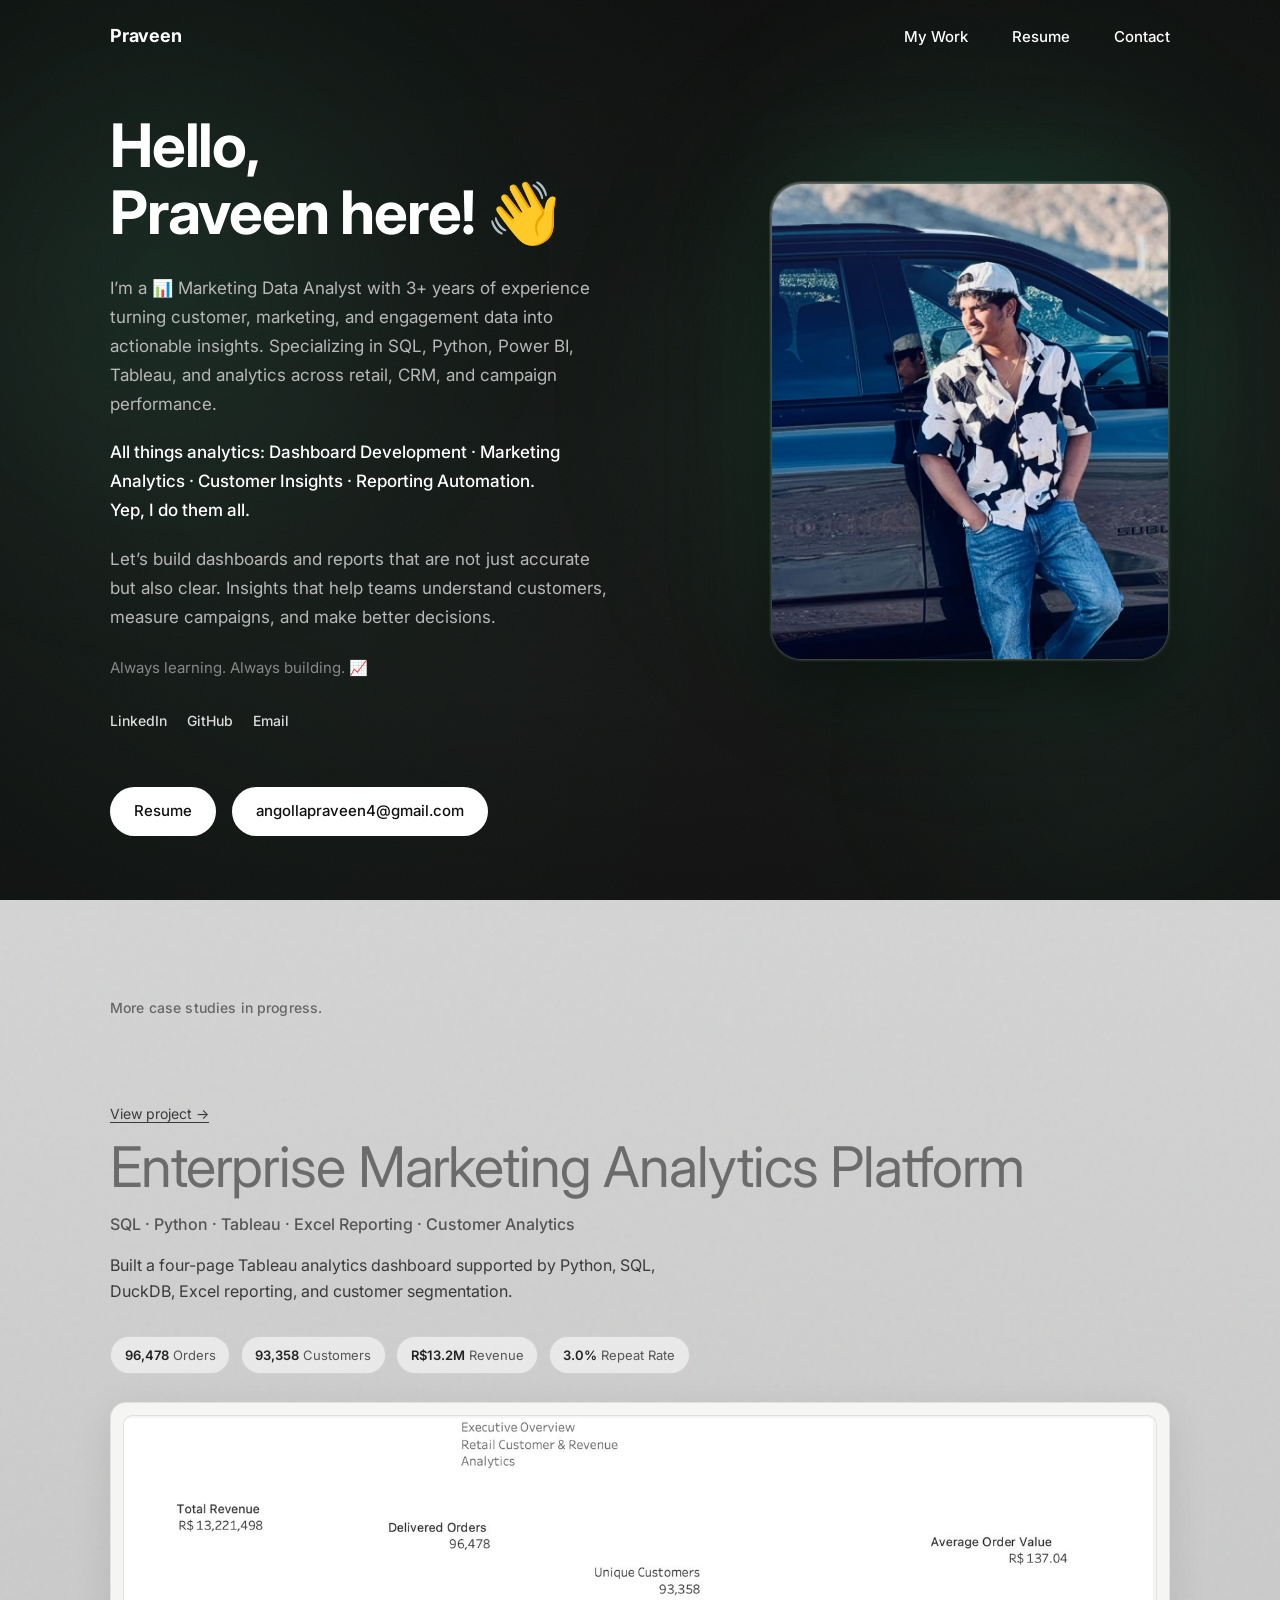
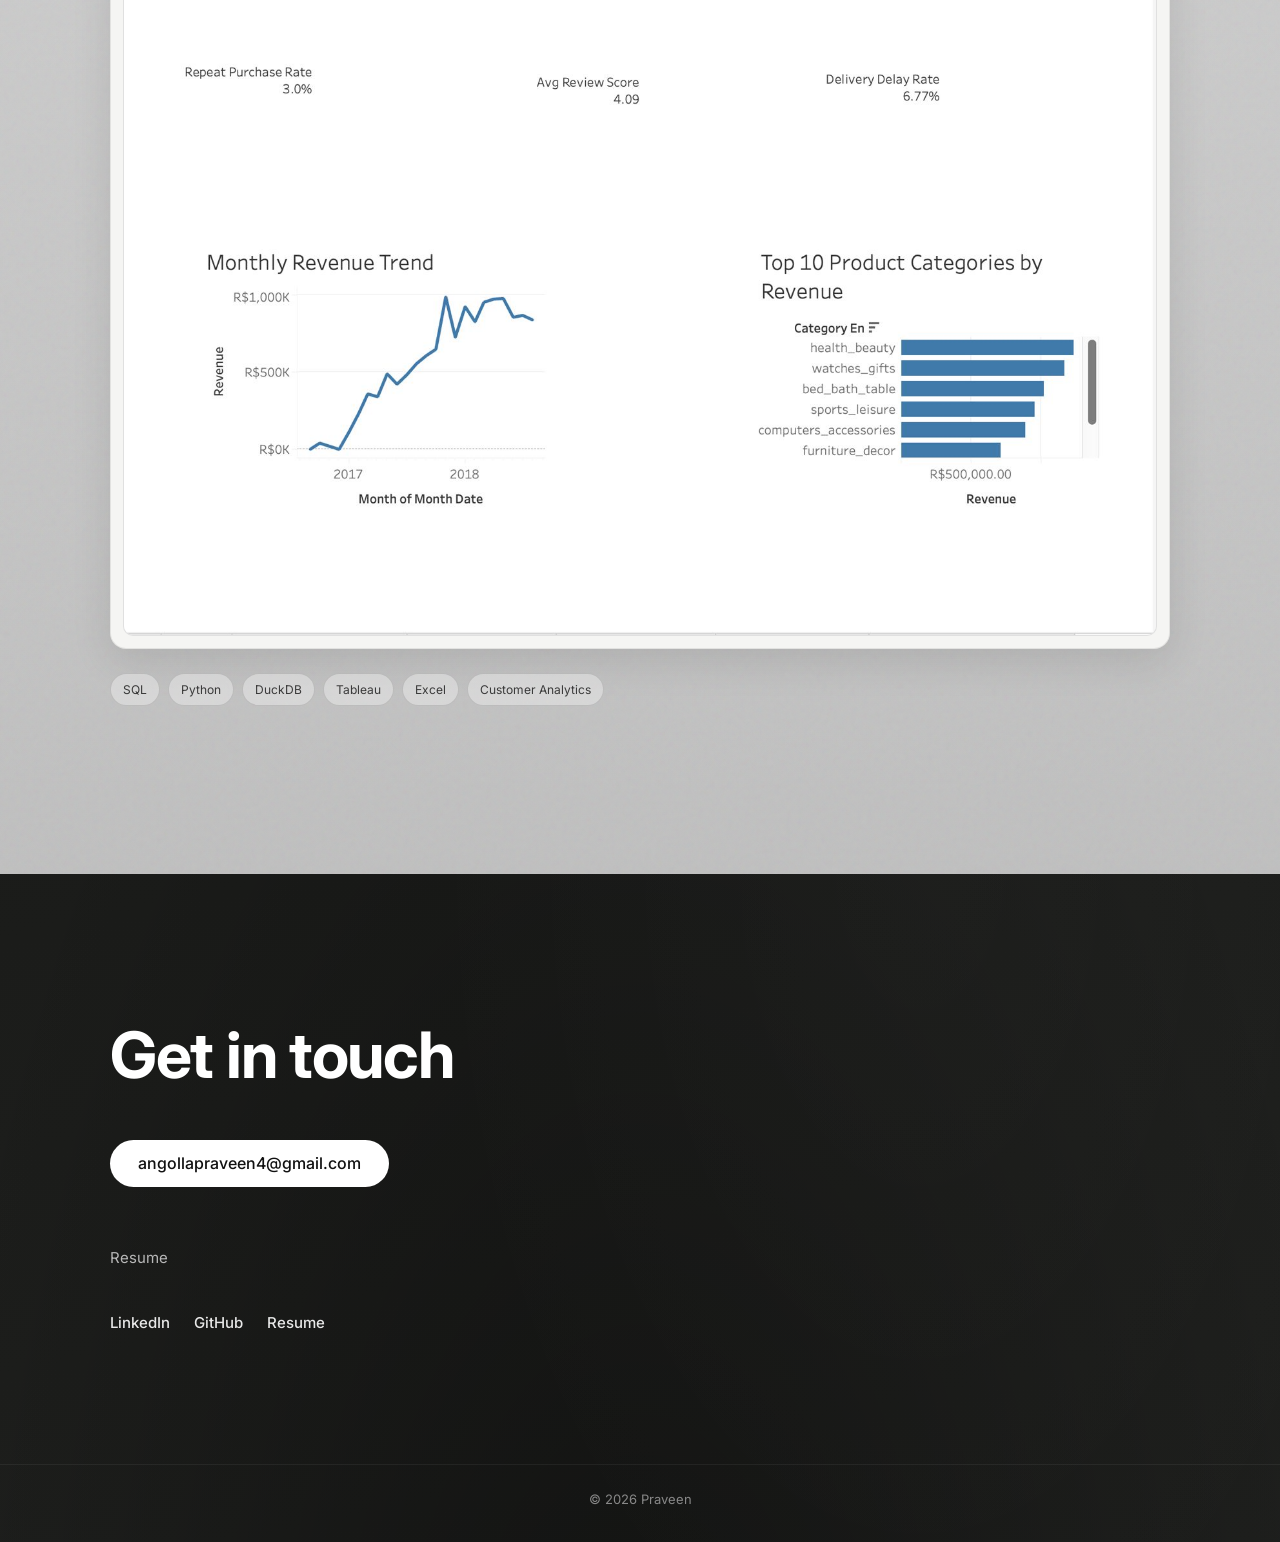
<file: index.html>
<!DOCTYPE html>
<html lang="en">
<head>
  <meta charset="UTF-8">
  <meta name="viewport" content="width=device-width, initial-scale=1.0">
  <meta name="description" content="Praveen Goud — Marketing Data Analyst. Dashboards, SQL, Python, Power BI, Tableau, and customer analytics.">
  <title>Praveen</title>
  <link rel="preconnect" href="https://fonts.googleapis.com">
  <link rel="preconnect" href="https://fonts.gstatic.com" crossorigin>
  <link href="https://fonts.googleapis.com/css2?family=Inter:wght@400;500;600;700&display=swap" rel="stylesheet">
  <link rel="stylesheet" href="style.css">
</head>
<body>

  <!-- Ambient background glow -->
  <div class="site-bg" aria-hidden="true"></div>

  <!-- NAV -->
  <header class="header" id="top">
    <nav class="header__inner container" aria-label="Main navigation">
      <a href="#top" class="header__name">Praveen</a>

      <input type="checkbox" id="nav-toggle" class="nav-toggle" aria-hidden="true">
      <label for="nav-toggle" class="nav-toggle-btn" aria-label="Open menu">
        <span></span><span></span><span></span>
      </label>

      <ul class="header__nav">
        <li><a href="#work">My Work</a></li>
        <li><a href="assets/resume.pdf" target="_blank" rel="noopener noreferrer">Resume</a></li>
        <li><a href="#contact">Contact</a></li>
      </ul>
    </nav>
  </header>

  <main>

    <!-- HERO -->
    <section class="hero" id="hero">
      <div class="hero__atmosphere" aria-hidden="true"></div>
      <div class="container hero__inner">
        <div class="hero__text reveal">
          <h1 class="hero__title">
            Hello,<br>
            Praveen here! <span class="wave" aria-hidden="true">👋</span>
          </h1>

          <p class="hero__lead">
            I’m a <span class="hero__emoji" aria-hidden="true">📊</span> Marketing Data Analyst with 3+ years of experience turning customer, marketing, and engagement data into actionable insights. Specializing in SQL, Python, Power BI, Tableau, and analytics across retail, CRM, and campaign performance.
          </p>

          <p class="hero__mid">
            All things analytics: Dashboard Development · Marketing Analytics · Customer Insights · Reporting Automation.<br>
            Yep, I do them all.
          </p>

          <p class="hero__close">
            Let’s build dashboards and reports that are not just accurate but also clear. Insights that help teams understand customers, measure campaigns, and make better decisions.
          </p>

          <p class="hero__signoff">Always learning. Always building. <span aria-hidden="true">📈</span></p>

          <div class="hero__social" aria-label="Social links">
            <a href="https://www.linkedin.com/in/angolla-praveengoud/" target="_blank" rel="noopener noreferrer">LinkedIn</a>
            <a href="https://github.com/pangolla" target="_blank" rel="noopener noreferrer">GitHub</a>
            <a href="mailto:angollapraveen4@gmail.com">Email</a>
          </div>
        </div>

        <div class="hero__photo reveal reveal--delay">
          <div class="hero__photo-frame">
            <img
              src="assets/profile.jpg"
              alt="Praveen Goud"
              width="440"
              height="520"
              onerror="this.classList.add('is-missing')"
            >
          </div>
        </div>
      </div>

      <div class="hero__pills container reveal">
        <a href="assets/resume.pdf" class="pill" target="_blank" rel="noopener noreferrer">Resume</a>
        <a href="mailto:angollapraveen4@gmail.com" class="pill">angollapraveen4@gmail.com</a>
      </div>
    </section>

    <!-- MY WORK -->
    <section class="work" id="work">
      <div class="container">

        <p class="work__note reveal is-visible">More case studies in progress.</p>

        <article class="project project--featured project--solo reveal is-visible">
          <a href="enterprise-marketing-dashboard.html" class="project__link-top">View project →</a>
          <h2 class="project__title">Enterprise Marketing Analytics Platform</h2>
          <p class="project__subtitle">SQL · Python · Tableau · Excel Reporting · Customer Analytics</p>
          <p class="project__desc">Built a four-page Tableau analytics dashboard supported by Python, SQL, DuckDB, Excel reporting, and customer segmentation.</p>

          <ul class="project__metrics" aria-label="Project metrics">
            <li><strong>96,478</strong> Orders</li>
            <li><strong>93,358</strong> Customers</li>
            <li><strong>R$13.2M</strong> Revenue</li>
            <li><strong>3.0%</strong> Repeat Rate</li>
          </ul>

          <div class="project__visual">
            <div class="project__preview">
              <img src="assets/projects/enterprise-marketing-analytics/executive_overview.png" alt="Executive Overview Tableau dashboard" loading="lazy" width="920" height="520">
            </div>
          </div>

          <div class="project__tags">
            <span>SQL</span><span>Python</span><span>DuckDB</span><span>Tableau</span><span>Excel</span><span>Customer Analytics</span>
          </div>
        </article>

      </div>
    </section>

    <!-- CONTACT -->
    <section class="contact" id="contact">
      <div class="container contact__inner reveal">
        <h2 class="contact__title">Get in touch</h2>

        <button type="button" class="contact__email" id="copy-email" data-email="angollapraveen4@gmail.com">
          angollapraveen4@gmail.com
        </button>
        <p class="contact__toast" id="email-toast" role="status" aria-live="polite"></p>

        <a href="assets/resume.pdf" class="contact__resume" target="_blank" rel="noopener noreferrer">Resume</a>

        <div class="contact__social">
          <a href="https://www.linkedin.com/in/angolla-praveengoud/" target="_blank" rel="noopener noreferrer">LinkedIn</a>
          <a href="https://github.com/pangolla" target="_blank" rel="noopener noreferrer">GitHub</a>
          <a href="assets/resume.pdf" target="_blank" rel="noopener noreferrer">Resume</a>
        </div>
      </div>
    </section>

  </main>

  <footer class="footer">
    <div class="container">
      <p>&copy; <span id="year"></span> Praveen</p>
    </div>
  </footer>

  <script src="script.js"></script>
</body>
</html>
</file>
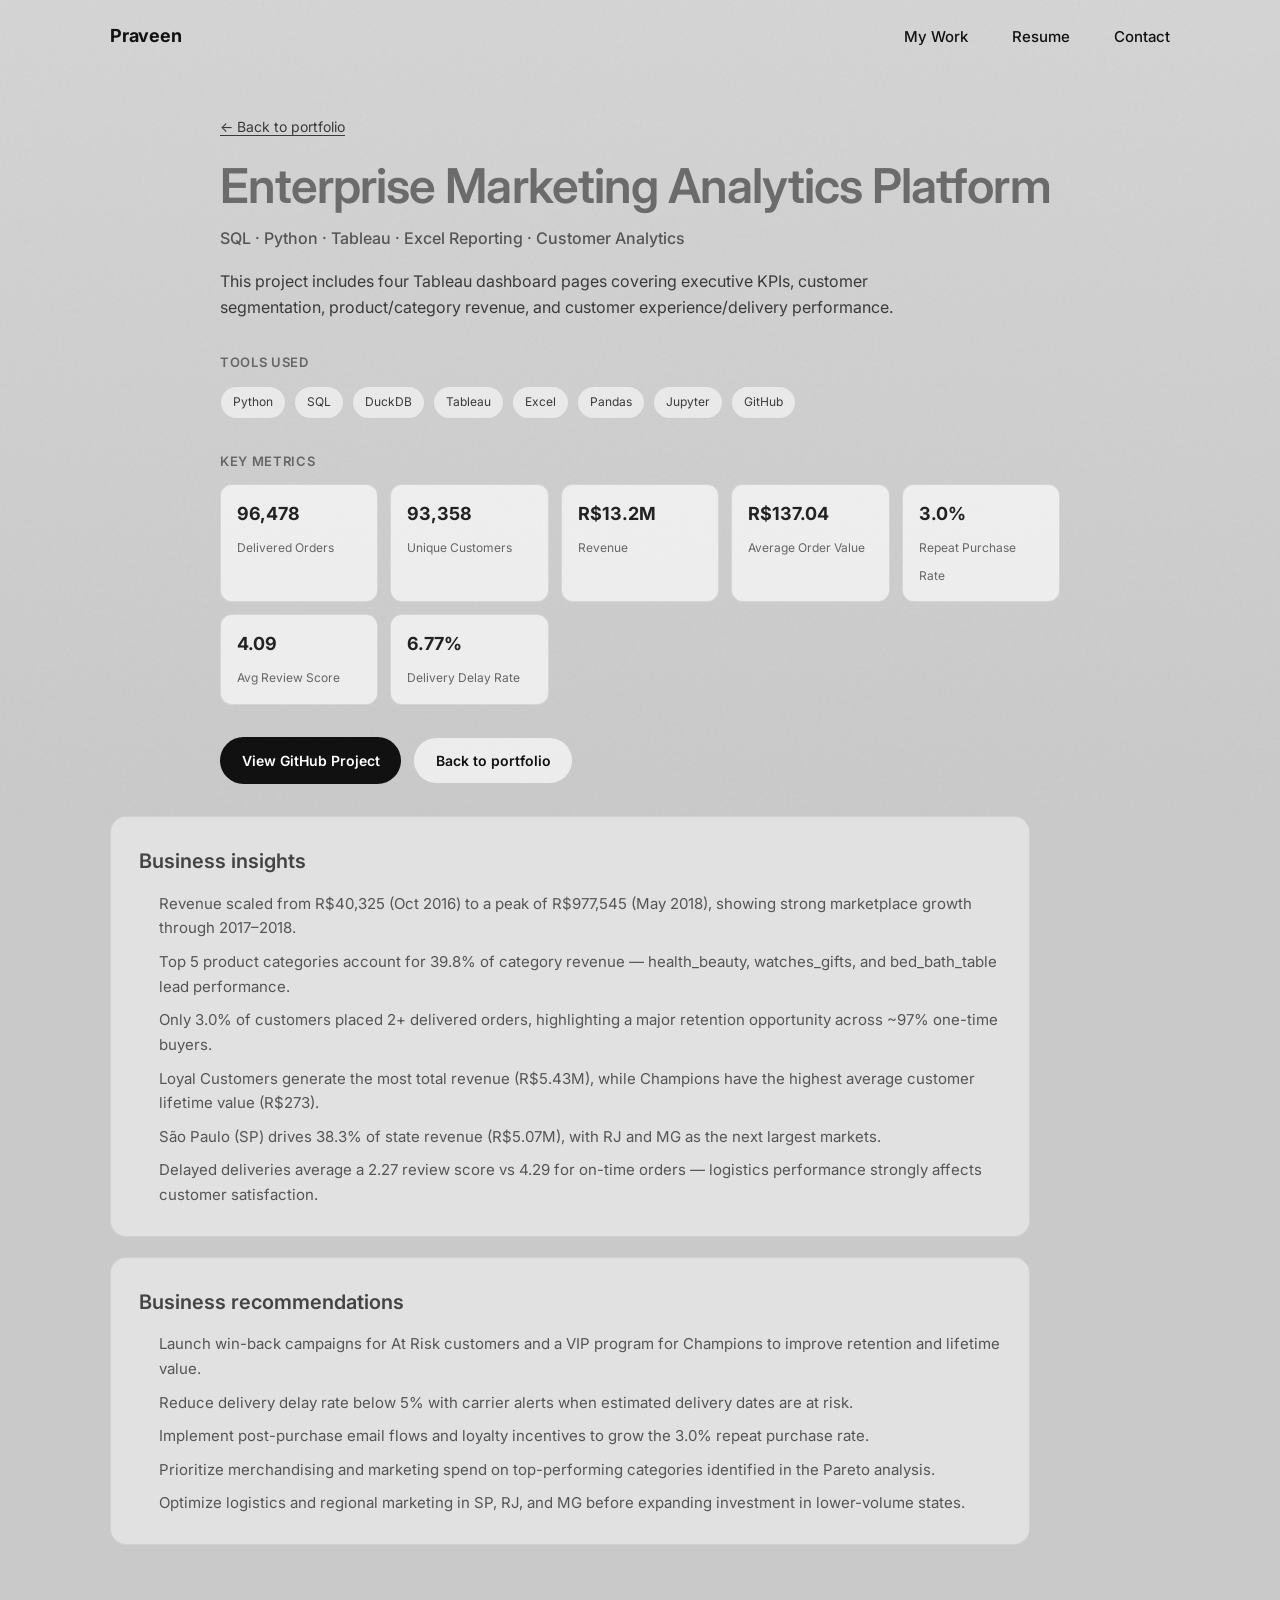
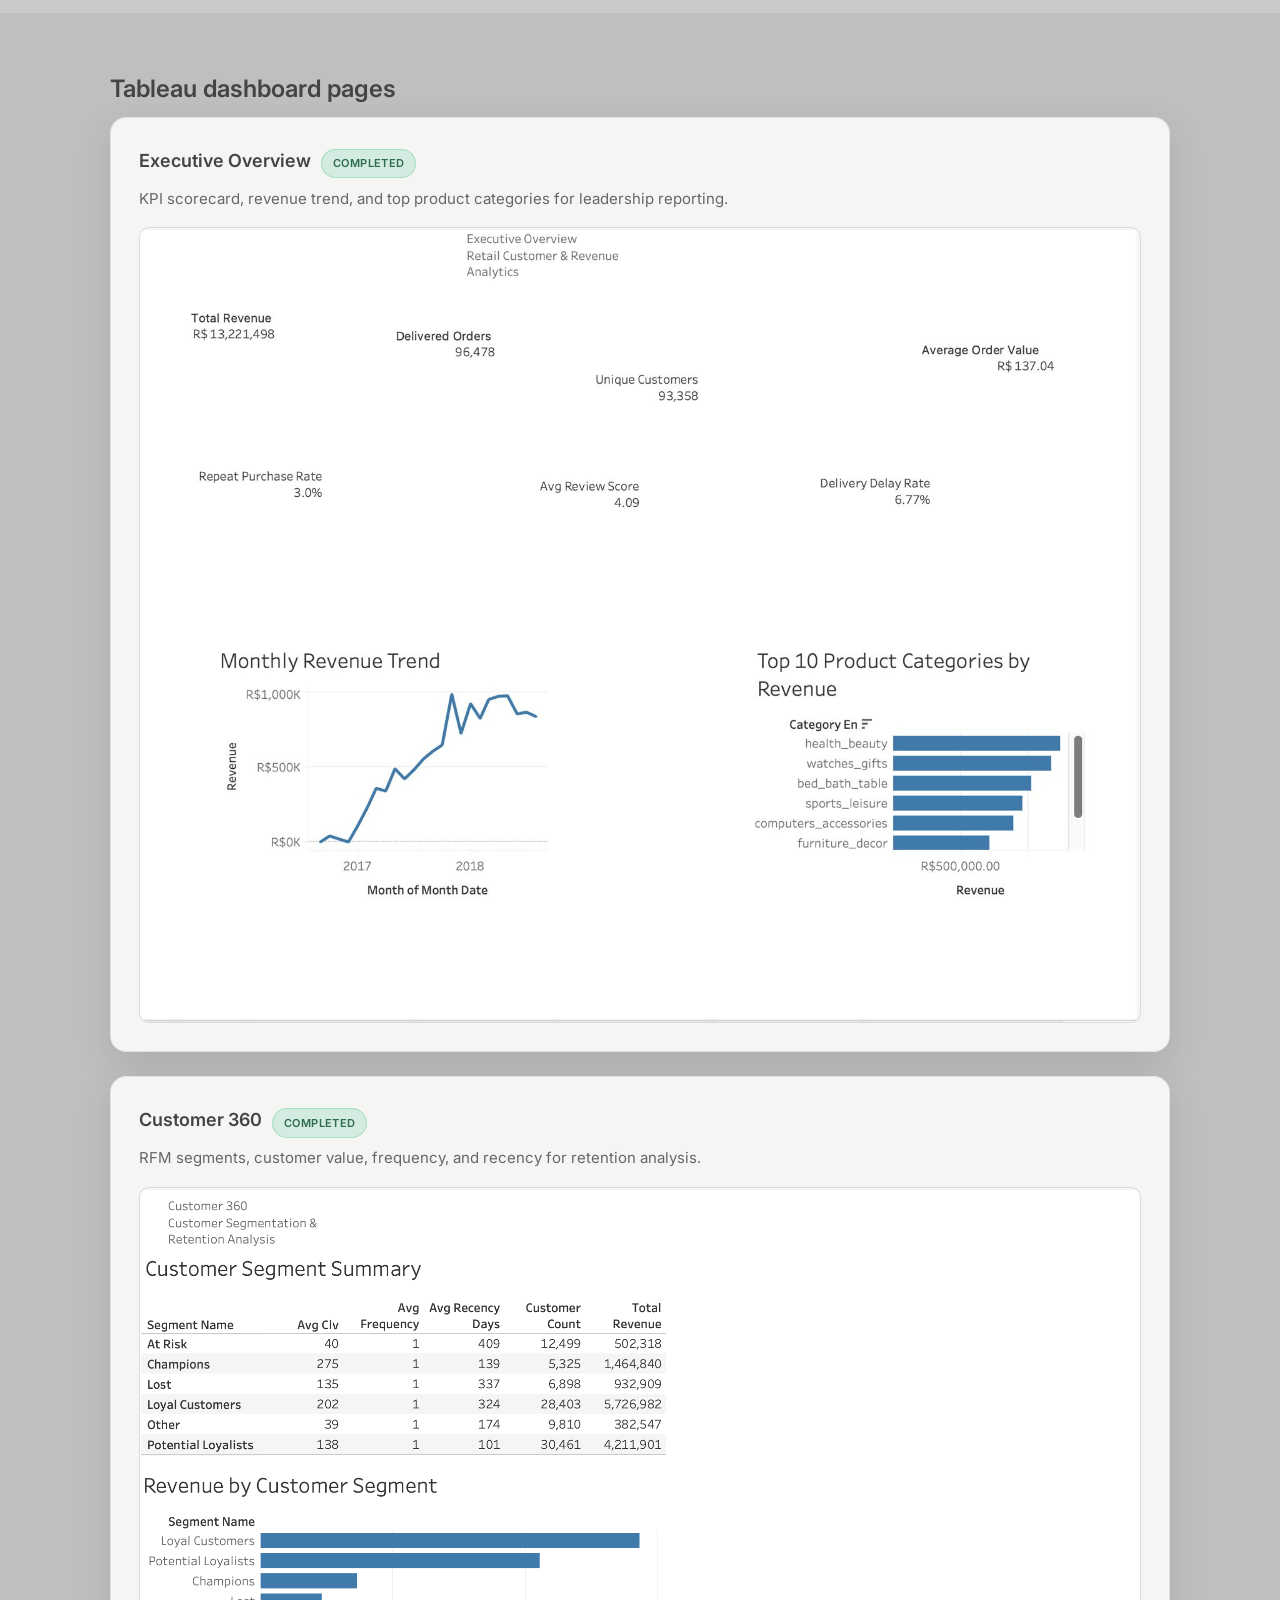
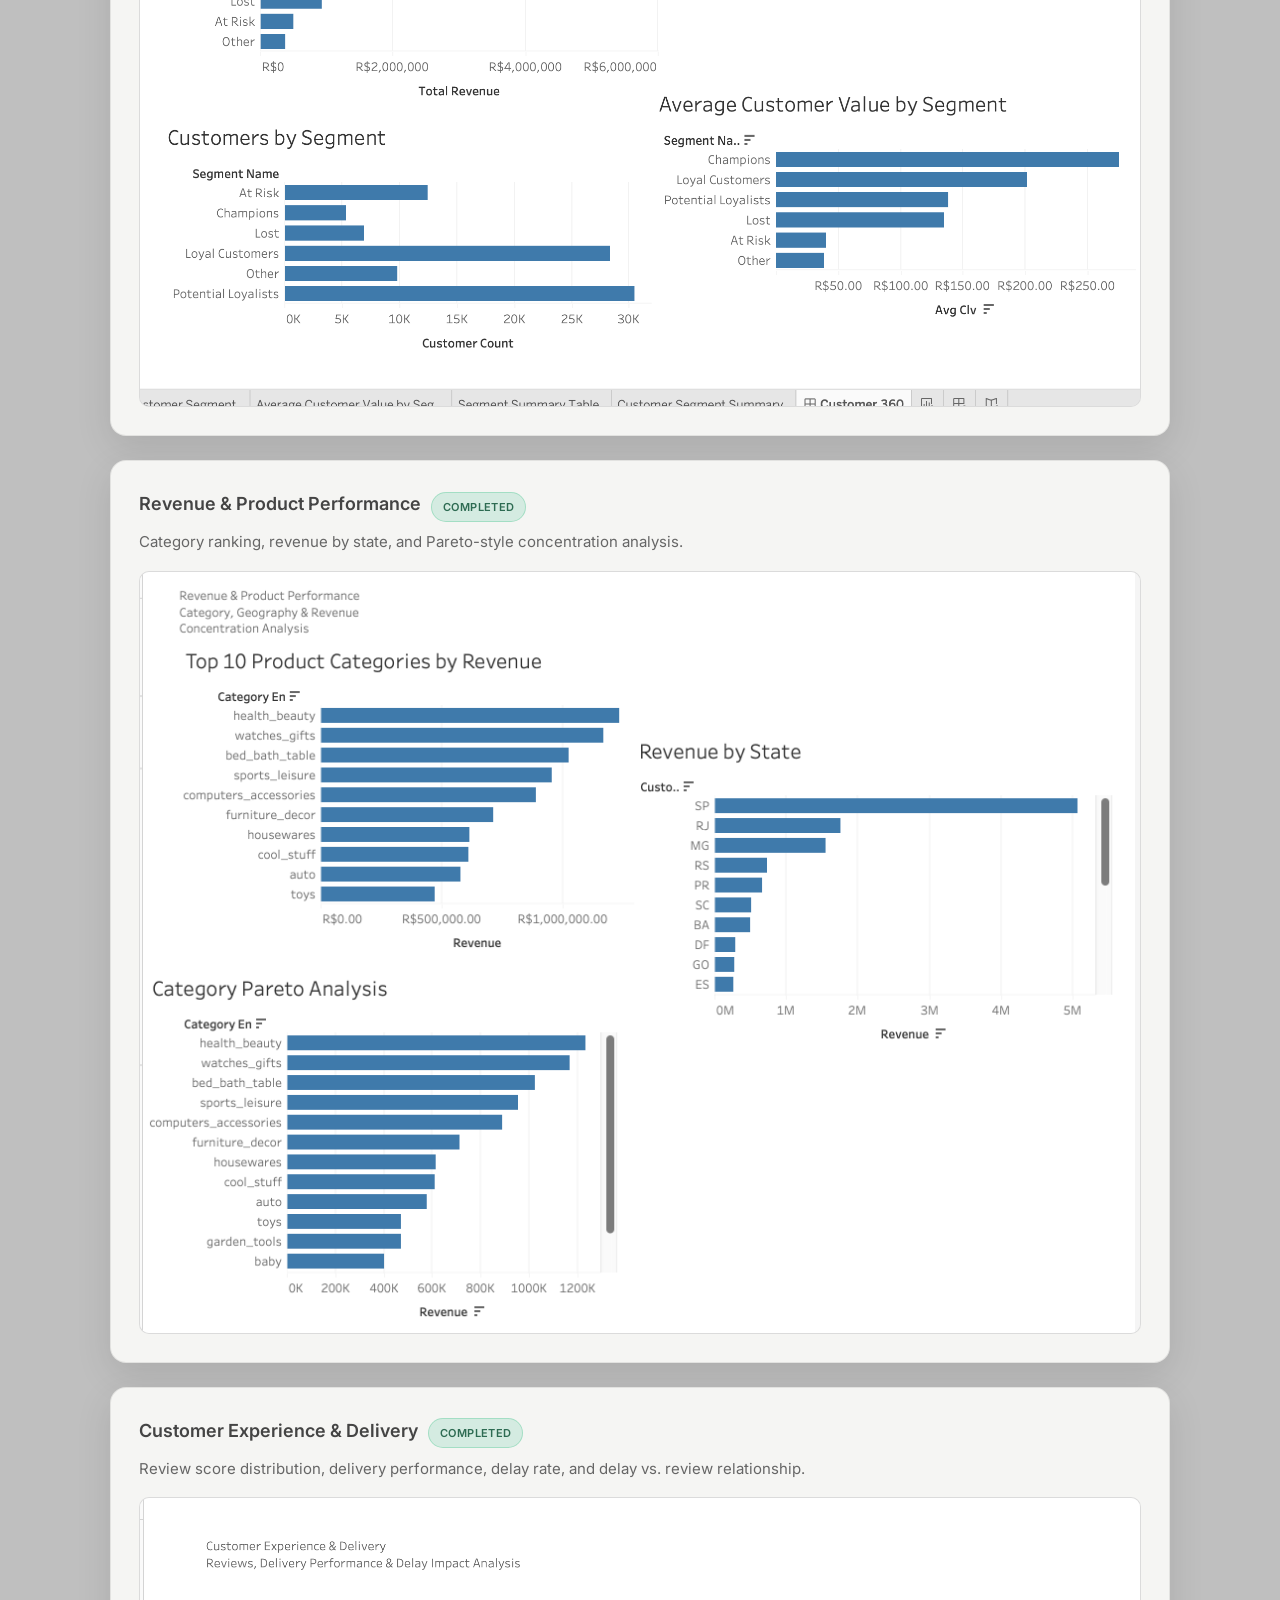
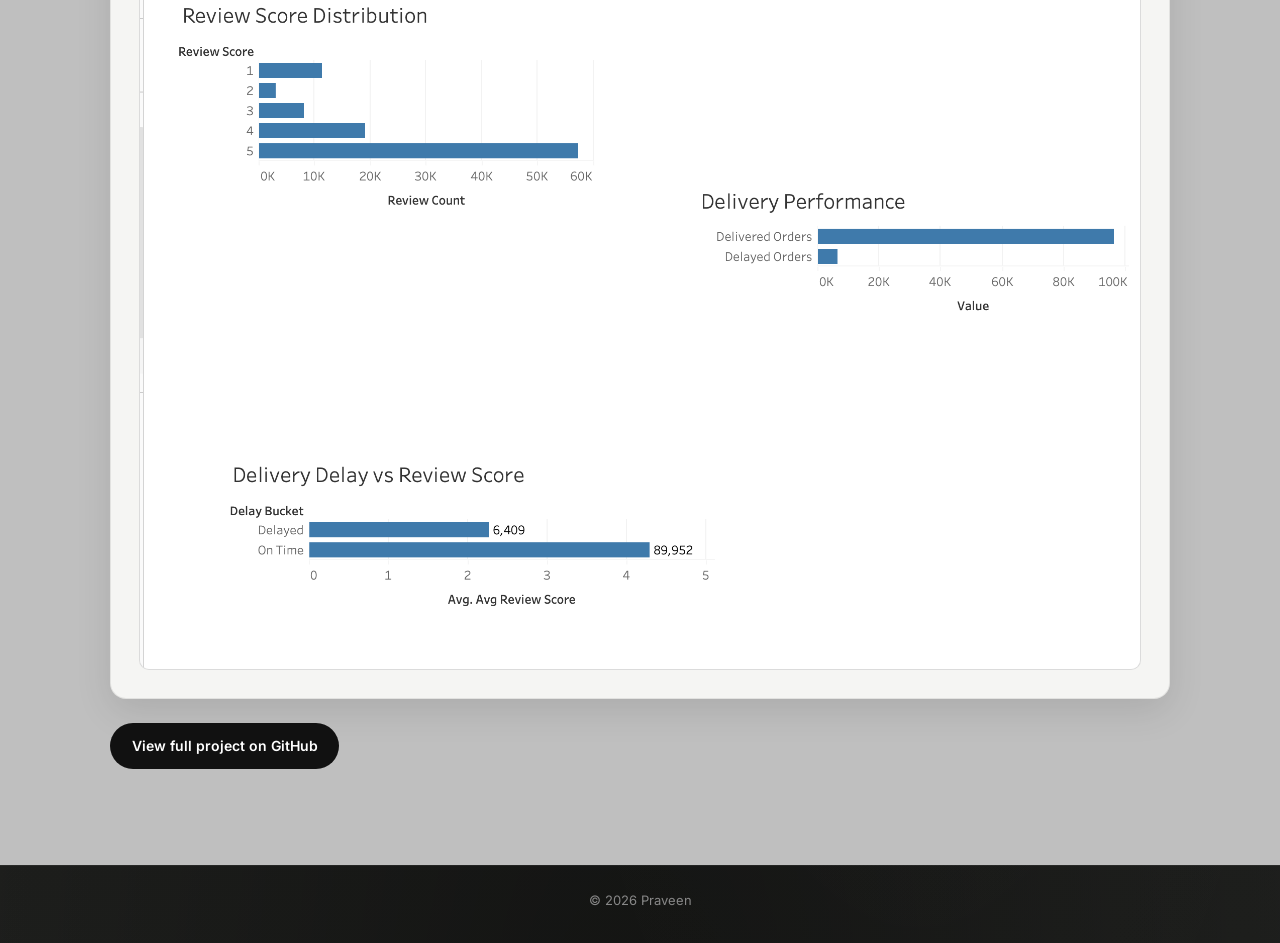
<file: enterprise-marketing-dashboard.html>
<!DOCTYPE html>
<html lang="en">
<head>
  <meta charset="UTF-8">
  <meta name="viewport" content="width=device-width, initial-scale=1.0">
  <meta name="description" content="Enterprise Marketing Analytics Platform — Tableau dashboard showcase by Praveen Angolla.">
  <title>Enterprise Marketing Analytics Platform | Praveen</title>
  <link rel="preconnect" href="https://fonts.googleapis.com">
  <link rel="preconnect" href="https://fonts.gstatic.com" crossorigin>
  <link href="https://fonts.googleapis.com/css2?family=Inter:wght@400;500;600;700&display=swap" rel="stylesheet">
  <link rel="stylesheet" href="style.css">
</head>
<body>

  <div class="site-bg" aria-hidden="true"></div>

  <header class="header on-light" id="top">
    <nav class="header__inner container" aria-label="Main navigation">
      <a href="index.html" class="header__name">Praveen</a>

      <input type="checkbox" id="nav-toggle" class="nav-toggle" aria-hidden="true">
      <label for="nav-toggle" class="nav-toggle-btn" aria-label="Open menu">
        <span></span><span></span><span></span>
      </label>

      <ul class="header__nav">
        <li><a href="index.html#work">My Work</a></li>
        <li><a href="assets/resume.pdf" target="_blank" rel="noopener noreferrer">Resume</a></li>
        <li><a href="index.html#contact">Contact</a></li>
      </ul>
    </nav>
  </header>

  <main class="dashboard-page">
    <section class="dashboard-page__hero">
      <div class="container dashboard-page__inner reveal">
        <a href="index.html#work" class="dashboard-page__back">← Back to portfolio</a>
        <h1 class="dashboard-page__title">Enterprise Marketing Analytics Platform</h1>
        <p class="dashboard-page__subtitle">SQL · Python · Tableau · Excel Reporting · Customer Analytics</p>
        <p class="dashboard-page__intro">This project includes four Tableau dashboard pages covering executive KPIs, customer segmentation, product/category revenue, and customer experience/delivery performance.</p>

        <div class="dashboard-page__section">
          <h2 class="dashboard-page__heading">Tools used</h2>
          <div class="dashboard-page__tags">
            <span>Python</span><span>SQL</span><span>DuckDB</span><span>Tableau</span><span>Excel</span><span>Pandas</span><span>Jupyter</span><span>GitHub</span>
          </div>
        </div>

        <div class="dashboard-page__section">
          <h2 class="dashboard-page__heading">Key metrics</h2>
          <div class="dashboard-page__metrics">
            <div class="dashboard-page__metric">
              <strong>96,478</strong>
              <span>Delivered Orders</span>
            </div>
            <div class="dashboard-page__metric">
              <strong>93,358</strong>
              <span>Unique Customers</span>
            </div>
            <div class="dashboard-page__metric">
              <strong>R$13.2M</strong>
              <span>Revenue</span>
            </div>
            <div class="dashboard-page__metric">
              <strong>R$137.04</strong>
              <span>Average Order Value</span>
            </div>
            <div class="dashboard-page__metric">
              <strong>3.0%</strong>
              <span>Repeat Purchase Rate</span>
            </div>
            <div class="dashboard-page__metric">
              <strong>4.09</strong>
              <span>Avg Review Score</span>
            </div>
            <div class="dashboard-page__metric">
              <strong>6.77%</strong>
              <span>Delivery Delay Rate</span>
            </div>
          </div>
        </div>

        <div class="dashboard-page__actions">
          <a href="https://github.com/pangolla/enterprise-marketing-analytics-platform" class="project__btn project__btn--primary" target="_blank" rel="noopener noreferrer">View GitHub Project</a>
          <a href="index.html#work" class="project__btn project__btn--secondary">Back to portfolio</a>
        </div>
      </div>
    </section>

    <section class="dashboard-page__content">
      <div class="container">
        <article class="dashboard-page__block reveal">
          <h2>Business insights</h2>
          <ul class="dashboard-page__list">
            <li>Revenue scaled from R$40,325 (Oct 2016) to a peak of R$977,545 (May 2018), showing strong marketplace growth through 2017–2018.</li>
            <li>Top 5 product categories account for 39.8% of category revenue — health_beauty, watches_gifts, and bed_bath_table lead performance.</li>
            <li>Only 3.0% of customers placed 2+ delivered orders, highlighting a major retention opportunity across ~97% one-time buyers.</li>
            <li>Loyal Customers generate the most total revenue (R$5.43M), while Champions have the highest average customer lifetime value (R$273).</li>
            <li>São Paulo (SP) drives 38.3% of state revenue (R$5.07M), with RJ and MG as the next largest markets.</li>
            <li>Delayed deliveries average a 2.27 review score vs 4.29 for on-time orders — logistics performance strongly affects customer satisfaction.</li>
          </ul>
        </article>

        <article class="dashboard-page__block reveal">
          <h2>Business recommendations</h2>
          <ul class="dashboard-page__list">
            <li>Launch win-back campaigns for At Risk customers and a VIP program for Champions to improve retention and lifetime value.</li>
            <li>Reduce delivery delay rate below 5% with carrier alerts when estimated delivery dates are at risk.</li>
            <li>Implement post-purchase email flows and loyalty incentives to grow the 3.0% repeat purchase rate.</li>
            <li>Prioritize merchandising and marketing spend on top-performing categories identified in the Pareto analysis.</li>
            <li>Optimize logistics and regional marketing in SP, RJ, and MG before expanding investment in lower-volume states.</li>
          </ul>
        </article>
      </div>
    </section>

    <section class="dashboard-page__gallery">
      <div class="container">
        <h2 class="dashboard-page__gallery-title reveal">Tableau dashboard pages</h2>

        <article class="dashboard-page__panel reveal">
          <div class="dashboard-page__panel-head">
            <h3>Executive Overview</h3>
            <span class="dashboard-page__status dashboard-page__status--completed">Completed</span>
          </div>
          <p>KPI scorecard, revenue trend, and top product categories for leadership reporting.</p>
          <img src="assets/projects/enterprise-marketing-analytics/executive_overview.png" alt="Executive Overview Tableau dashboard" loading="lazy" width="1200" height="750">
        </article>

        <article class="dashboard-page__panel reveal">
          <div class="dashboard-page__panel-head">
            <h3>Customer 360</h3>
            <span class="dashboard-page__status dashboard-page__status--completed">Completed</span>
          </div>
          <p>RFM segments, customer value, frequency, and recency for retention analysis.</p>
          <img src="assets/projects/enterprise-marketing-analytics/customer_360.png" alt="Customer 360 Tableau dashboard" loading="lazy" width="1200" height="750">
        </article>

        <article class="dashboard-page__panel reveal">
          <div class="dashboard-page__panel-head">
            <h3>Revenue &amp; Product Performance</h3>
            <span class="dashboard-page__status dashboard-page__status--completed">Completed</span>
          </div>
          <p>Category ranking, revenue by state, and Pareto-style concentration analysis.</p>
          <img src="assets/projects/enterprise-marketing-analytics/revenue_product_performance.png" alt="Revenue and Product Performance Tableau dashboard" loading="lazy" width="1200" height="750">
        </article>

        <article class="dashboard-page__panel reveal">
          <div class="dashboard-page__panel-head">
            <h3>Customer Experience &amp; Delivery</h3>
            <span class="dashboard-page__status dashboard-page__status--completed">Completed</span>
          </div>
          <p>Review score distribution, delivery performance, delay rate, and delay vs. review relationship.</p>
          <img src="assets/projects/enterprise-marketing-analytics/customer_experience_delivery.png" alt="Customer Experience and Delivery Tableau dashboard" loading="lazy" width="1200" height="750">
        </article>

        <div class="dashboard-page__footer-cta reveal">
          <a href="https://github.com/pangolla/enterprise-marketing-analytics-platform" class="project__btn project__btn--primary" target="_blank" rel="noopener noreferrer">View full project on GitHub</a>
        </div>
      </div>
    </section>
  </main>

  <footer class="footer">
    <div class="container">
      <p>&copy; <span id="year"></span> Praveen</p>
    </div>
  </footer>

  <script src="script.js"></script>
</body>
</html>
</file>
<file: style.css>
/* ============================================
   Tokens
   ============================================ */
:root {
  --bg-deep: #141514;
  --bg-mid: #171817;
  --bg-light: #20211f;
  --bg-accent: #23241f;
  --charcoal: #161716;
  --charcoal-2: #181918;
  --charcoal-3: #1b1c1a;
  --white: #ffffff;
  --gray-text: #b8b8b8;
  --gray-muted: #888888;
  --work-bg: #c9c9c9;
  --work-bg-2: #d4d4d4;
  --work-text: #3a3a3a;
  --work-title: #6b6b6b;
  --accent: #46c28e;
  --glow-teal: rgba(70, 194, 142, 0.06);
  --glow-teal-soft: rgba(70, 194, 142, 0.04);
  --font: "Inter", -apple-system, BlinkMacSystemFont, "Segoe UI", sans-serif;
  --container: 1140px;
  --header-h: 72px;
  --radius-photo: 32px;
  --radius-pill: 999px;
  --ease: 200ms ease-out;
}


/* ============================================
   Base
   ============================================ */
*,
*::before,
*::after {
  box-sizing: border-box;
  margin: 0;
  padding: 0;
}

html {
  scroll-behavior: smooth;
  scroll-padding-top: var(--header-h);
}

body {
  font-family: var(--font);
  font-size: 17px;
  line-height: 1.65;
  color: var(--white);
  background-color: var(--bg-deep);
  background-image:
    radial-gradient(ellipse 90% 70% at 12% 8%, rgba(70, 194, 142, 0.07), transparent 52%),
    radial-gradient(ellipse 70% 55% at 88% 12%, rgba(70, 194, 142, 0.04), transparent 48%),
    radial-gradient(ellipse 80% 60% at 72% 78%, rgba(255, 255, 255, 0.025), transparent 50%),
    radial-gradient(ellipse 100% 90% at 50% 110%, rgba(0, 0, 0, 0.42), transparent 58%),
    linear-gradient(168deg, #121312 0%, #161716 32%, #1a1b19 68%, #1f201e 100%);
  -webkit-font-smoothing: antialiased;
  overflow-x: hidden;
}

/* Scattered micro-dots — irregular, not a grid */
body::before {
  content: "";
  position: fixed;
  inset: 0;
  z-index: -3;
  pointer-events: none;
  opacity: 0.32;
  background-image: url("data:image/svg+xml,%3Csvg xmlns='http://www.w3.org/2000/svg' width='520' height='520' viewBox='0 0 520 520'%3E%3Ccircle cx='42' cy='68' r='0.65' fill='%23ffffff' fill-opacity='0.09'/%3E%3Ccircle cx='118' cy='34' r='0.5' fill='%23ffffff' fill-opacity='0.06'/%3E%3Ccircle cx='210' cy='142' r='0.55' fill='%23ffffff' fill-opacity='0.07'/%3E%3Ccircle cx='312' cy='92' r='0.6' fill='%23ffffff' fill-opacity='0.08'/%3E%3Ccircle cx='468' cy='48' r='0.45' fill='%23ffffff' fill-opacity='0.05'/%3E%3Ccircle cx='88' cy='178' r='0.5' fill='%23ffffff' fill-opacity='0.06'/%3E%3Ccircle cx='256' cy='156' r='0.7' fill='%23ffffff' fill-opacity='0.09'/%3E%3Ccircle cx='392' cy='198' r='0.55' fill='%23ffffff' fill-opacity='0.07'/%3E%3Ccircle cx='164' cy='268' r='0.5' fill='%23ffffff' fill-opacity='0.05'/%3E%3Ccircle cx='348' cy='284' r='0.6' fill='%23ffffff' fill-opacity='0.08'/%3E%3Ccircle cx='478' cy='312' r='0.5' fill='%23ffffff' fill-opacity='0.06'/%3E%3Ccircle cx='56' cy='356' r='0.55' fill='%23ffffff' fill-opacity='0.07'/%3E%3Ccircle cx='198' cy='388' r='0.45' fill='%23ffffff' fill-opacity='0.05'/%3E%3Ccircle cx='302' cy='412' r='0.65' fill='%23ffffff' fill-opacity='0.08'/%3E%3Ccircle cx='428' cy='436' r='0.5' fill='%23ffffff' fill-opacity='0.06'/%3E%3Ccircle cx='142' cy='468' r='0.55' fill='%23ffffff' fill-opacity='0.07'/%3E%3Ccircle cx='372' cy='488' r='0.5' fill='%23ffffff' fill-opacity='0.05'/%3E%3C/svg%3E");
  background-size: 520px 520px;
  background-position: 0 0;
  -webkit-mask-image: radial-gradient(ellipse 85% 75% at 50% 42%, black 20%, transparent 78%);
  mask-image: radial-gradient(ellipse 85% 75% at 50% 42%, black 20%, transparent 78%);
}

/* Vignette + film grain */
body::after {
  content: "";
  position: fixed;
  inset: 0;
  z-index: -2;
  pointer-events: none;
  background:
    url("data:image/svg+xml,%3Csvg viewBox='0 0 512 512' xmlns='http://www.w3.org/2000/svg'%3E%3Cfilter id='n'%3E%3CfeTurbulence type='fractalNoise' baseFrequency='0.75' numOctaves='3' stitchTiles='stitch'/%3E%3C/filter%3E%3Crect width='100%25' height='100%25' filter='url(%23n)' opacity='0.028'/%3E%3C/svg%3E"),
    radial-gradient(ellipse 88% 78% at 50% 44%, transparent 42%, rgba(0, 0, 0, 0.38) 100%),
    radial-gradient(ellipse 120% 100% at 50% 0%, rgba(0, 0, 0, 0.18), transparent 55%);
}

img {
  display: block;
  max-width: 100%;
  height: auto;
}

a {
  color: inherit;
  text-decoration: none;
}

button {
  font-family: inherit;
  cursor: pointer;
  border: none;
  background: none;
}

ul {
  list-style: none;
}

:focus-visible {
  outline: 2px solid var(--accent);
  outline-offset: 3px;
}

.container {
  width: 100%;
  max-width: var(--container);
  margin-inline: auto;
  padding-inline: clamp(1.25rem, 4vw, 2.5rem);
}


/* ============================================
   Ambient glow layer (no grid lines)
   ============================================ */
.site-bg {
  position: fixed;
  inset: 0;
  z-index: -1;
  pointer-events: none;
  overflow: hidden;
  background: transparent;
}

.site-bg::before {
  content: "";
  position: absolute;
  width: 640px;
  height: 640px;
  top: -4%;
  left: -12%;
  border-radius: 50%;
  background: radial-gradient(circle, rgba(70, 194, 142, 0.09) 0%, rgba(70, 194, 142, 0.03) 42%, transparent 72%);
  filter: blur(80px);
}

.site-bg::after {
  content: "";
  position: absolute;
  width: 520px;
  height: 520px;
  top: 55%;
  right: -8%;
  border-radius: 50%;
  background: radial-gradient(circle, rgba(70, 194, 142, 0.05) 0%, transparent 68%);
  filter: blur(72px);
}


/* ============================================
   Hero atmosphere
   ============================================ */
.hero__atmosphere {
  position: absolute;
  inset: 0;
  pointer-events: none;
  z-index: 0;
  overflow: hidden;
}

.hero__atmosphere::before {
  content: "";
  position: absolute;
  width: 480px;
  height: 480px;
  top: 14%;
  right: 4%;
  border-radius: 50%;
  background: radial-gradient(circle, rgba(70, 194, 142, 0.11) 0%, rgba(70, 194, 142, 0.03) 45%, transparent 72%);
  filter: blur(72px);
}

.hero__atmosphere::after {
  content: "";
  position: absolute;
  width: 280px;
  height: 280px;
  top: 28%;
  right: 18%;
  border-radius: 50%;
  background: radial-gradient(circle, rgba(255, 255, 255, 0.035) 0%, transparent 70%);
  filter: blur(48px);
}


/* ============================================
   Scroll reveal
   ============================================ */
.reveal {
  opacity: 0;
  transform: translateY(16px);
  transition: opacity 0.7s ease-out, transform 0.7s ease-out;
}

.reveal.is-visible {
  opacity: 1;
  transform: translateY(0);
}

.reveal--delay {
  transition-delay: 0.15s;
}


/* ============================================
   Header
   ============================================ */
.header {
  position: fixed;
  top: 0;
  left: 0;
  right: 0;
  z-index: 100;
  height: var(--header-h);
}

.header__inner {
  display: flex;
  align-items: center;
  justify-content: space-between;
  height: 100%;
}

.header__name {
  font-size: 1.125rem;
  font-weight: 700;
  color: var(--white);
  letter-spacing: -0.01em;
}

.header__nav {
  display: flex;
  gap: clamp(1.5rem, 4vw, 2.75rem);
}

.header__nav a {
  font-size: 0.9375rem;
  font-weight: 500;
  color: var(--white);
  transition: opacity var(--ease);
}

.header__nav a:hover {
  opacity: 0.7;
}

.nav-toggle {
  display: none;
}

.nav-toggle-btn {
  display: none;
}


/* ============================================
   Hero
   ============================================ */
.hero {
  position: relative;
  z-index: 1;
  min-height: 100svh;
  padding-top: calc(var(--header-h) + 2rem);
  padding-bottom: 3rem;
  display: flex;
  flex-direction: column;
  overflow: hidden;
}

.hero__inner {
  position: relative;
  z-index: 1;
  display: grid;
  grid-template-columns: 1fr 1fr;
  gap: clamp(2rem, 5vw, 4rem);
  align-items: center;
  flex: 1;
}

.hero__title {
  font-size: clamp(2.25rem, 5.5vw, 3.75rem);
  font-weight: 700;
  line-height: 1.12;
  letter-spacing: -0.02em;
  margin-bottom: 1.75rem;
}

.wave {
  display: inline-block;
  transform-origin: 70% 70%;
  animation: wave-hand 2.5s ease-in-out infinite;
}

@keyframes wave-hand {
  0%, 100% { transform: rotate(0deg); }
  20% { transform: rotate(16deg); }
  40% { transform: rotate(-8deg); }
  60% { transform: rotate(12deg); }
  80% { transform: rotate(0deg); }
}

.hero__lead,
.hero__mid,
.hero__close {
  color: var(--gray-text);
  margin-bottom: 1.25rem;
  max-width: 520px;
  font-size: clamp(0.9375rem, 1.5vw, 1.0625rem);
  line-height: 1.7;
}

.hero__mid {
  color: var(--white);
  font-weight: 500;
}

.hero__close {
  margin-bottom: 1.5rem;
}

.hero__signoff {
  font-size: 0.9375rem;
  color: var(--gray-muted);
  margin-bottom: 1.75rem;
}

.hero__social {
  display: flex;
  flex-wrap: wrap;
  gap: 1.25rem;
}

.hero__social a {
  font-size: 0.875rem;
  font-weight: 500;
  color: var(--white);
  opacity: 0.85;
  transition: opacity var(--ease);
}

.hero__social a:hover {
  opacity: 1;
}

.hero__photo {
  position: relative;
  z-index: 1;
  justify-self: end;
  width: 100%;
  max-width: 400px;
}

.hero__photo-frame {
  position: relative;
  border-radius: var(--radius-photo);
  padding: 1px;
  background: linear-gradient(
    155deg,
    rgba(255, 255, 255, 0.18) 0%,
    rgba(70, 194, 142, 0.14) 38%,
    rgba(255, 255, 255, 0.05) 100%
  );
  box-shadow:
    0 28px 72px rgba(0, 0, 0, 0.55),
    0 0 0 1px rgba(255, 255, 255, 0.06),
    0 0 120px rgba(70, 194, 142, 0.12);
  transition: transform var(--ease), box-shadow var(--ease);
}

.hero__photo-frame::before {
  content: "";
  position: absolute;
  inset: -35%;
  z-index: -1;
  border-radius: 50%;
  background:
    radial-gradient(circle at 50% 45%, rgba(70, 194, 142, 0.2) 0%, rgba(70, 194, 142, 0.06) 38%, transparent 72%);
  filter: blur(56px);
  pointer-events: none;
}

.hero__photo-frame::after {
  content: "";
  position: absolute;
  inset: -1px;
  border-radius: calc(var(--radius-photo) + 1px);
  background: linear-gradient(180deg, rgba(255, 255, 255, 0.08) 0%, transparent 35%);
  pointer-events: none;
}

.hero__photo-frame:hover {
  transform: translateY(-4px);
  box-shadow:
    0 36px 88px rgba(0, 0, 0, 0.58),
    0 0 0 1px rgba(255, 255, 255, 0.08),
    0 0 140px rgba(70, 194, 142, 0.16);
}

.hero__photo-frame img {
  display: block;
  width: 100%;
  aspect-ratio: 5 / 6;
  object-fit: cover;
  object-position: 18% 38%;
  border-radius: calc(var(--radius-photo) - 1px);
  border: 1px solid rgba(255, 255, 255, 0.1);
  box-shadow: inset 0 0 48px rgba(0, 0, 0, 0.22);
}

.hero__photo-frame img.is-missing {
  background: var(--charcoal-3);
  min-height: 400px;
}

.hero__pills {
  position: relative;
  z-index: 1;
  display: flex;
  flex-wrap: wrap;
  gap: 1rem;
  margin-top: 3rem;
  padding-bottom: 1rem;
}

.pill {
  display: inline-flex;
  align-items: center;
  padding: 0.75rem 1.5rem;
  background: var(--white);
  color: #111;
  font-size: 0.9375rem;
  font-weight: 500;
  border-radius: var(--radius-pill);
  transition: transform var(--ease), box-shadow var(--ease);
}

.pill:hover {
  transform: translateY(-3px);
  box-shadow: 0 8px 24px rgba(0, 0, 0, 0.25);
}


/* ============================================
   Work — light textured section
   ============================================ */
.work {
  position: relative;
  z-index: 1;
  background-color: var(--work-bg);
  background-image:
    url("data:image/svg+xml,%3Csvg viewBox='0 0 256 256' xmlns='http://www.w3.org/2000/svg'%3E%3Cfilter id='n'%3E%3CfeTurbulence type='fractalNoise' baseFrequency='0.85' numOctaves='4' stitchTiles='stitch'/%3E%3C/filter%3E%3Crect width='100%25' height='100%25' filter='url(%23n)' opacity='0.06'/%3E%3C/svg%3E"),
    linear-gradient(180deg, var(--work-bg-2) 0%, var(--work-bg) 50%, #bfbfbf 100%);
  padding: clamp(4rem, 8vw, 6rem) 0;
  color: var(--work-text);
}

.work__note {
  font-size: 0.875rem;
  font-weight: 500;
  color: #666;
  letter-spacing: 0.01em;
  margin-bottom: 0.5rem;
}

.project {
  padding: clamp(2.5rem, 5vw, 4rem) 0;
  border-bottom: 1px solid rgba(0, 0, 0, 0.08);
  transition: transform var(--ease);
}

.project:last-child {
  border-bottom: none;
}

.project:hover {
  transform: translateY(-2px);
}

.project__link-top {
  display: inline-block;
  font-size: 0.875rem;
  color: var(--work-text);
  text-decoration: underline;
  text-underline-offset: 3px;
  margin-bottom: 0.75rem;
  transition: color var(--ease);
}

.project__link-top:hover {
  color: #111;
}

.project__title {
  font-size: clamp(2rem, 5vw, 3.5rem);
  font-weight: 400;
  color: var(--work-title);
  letter-spacing: -0.02em;
  line-height: 1.1;
  margin-bottom: 0.75rem;
}

.project__desc {
  font-size: 1rem;
  color: var(--work-text);
  max-width: 560px;
  margin-bottom: 2rem;
  line-height: 1.6;
}

.project__visual {
  margin-bottom: 1.5rem;
}

.project__tags {
  display: flex;
  flex-wrap: wrap;
  gap: 0.5rem;
}

.project__tags span {
  font-size: 0.75rem;
  padding: 0.35rem 0.75rem;
  border: 1px solid rgba(0, 0, 0, 0.12);
  border-radius: var(--radius-pill);
  color: var(--work-text);
  background: rgba(255, 255, 255, 0.35);
}

/* Featured project card */
.project--featured {
  padding-top: clamp(3rem, 6vw, 4.5rem);
}

.project--solo {
  padding-bottom: clamp(3rem, 6vw, 4.5rem);
  border-bottom: none;
}

.project--solo .project__preview {
  max-width: 100%;
}

.project__badge {
  display: inline-block;
  font-size: 0.6875rem;
  font-weight: 600;
  letter-spacing: 0.06em;
  text-transform: uppercase;
  color: #2d6b52;
  background: rgba(70, 194, 142, 0.18);
  border: 1px solid rgba(70, 194, 142, 0.35);
  border-radius: var(--radius-pill);
  padding: 0.35rem 0.75rem;
  margin-bottom: 1rem;
}

.project__subtitle {
  font-size: 1rem;
  font-weight: 500;
  color: #555;
  margin-bottom: 1rem;
  max-width: 640px;
}

.project__metrics {
  display: flex;
  flex-wrap: wrap;
  gap: 0.65rem;
  margin-bottom: 1.75rem;
  max-width: 920px;
  list-style: none;
  padding: 0;
}

.project__metrics li {
  font-size: 0.8125rem;
  color: #555;
  background: rgba(255, 255, 255, 0.55);
  border: 1px solid rgba(0, 0, 0, 0.1);
  border-radius: var(--radius-pill);
  padding: 0.45rem 0.85rem;
}

.project__metrics strong {
  color: #222;
  font-weight: 600;
}

.project__preview {
  background: #f5f5f3;
  border-radius: 16px;
  padding: 0.75rem;
  max-width: 920px;
  box-shadow: 0 12px 40px rgba(0, 0, 0, 0.1);
  border: 1px solid rgba(0, 0, 0, 0.08);
  transition: box-shadow var(--ease), transform var(--ease);
}

.project:hover .project__preview {
  box-shadow: 0 20px 50px rgba(0, 0, 0, 0.14);
  transform: translateY(-4px);
}

.project__preview img {
  width: 100%;
  border-radius: 10px;
  border: 1px solid rgba(0, 0, 0, 0.06);
  background: #eee;
}

.project__highlights {
  list-style: disc;
  padding-left: 1.25rem;
  margin-bottom: 2rem;
  max-width: 720px;
  color: var(--work-text);
  font-size: 0.9375rem;
  line-height: 1.65;
}

.project__highlights li + li {
  margin-top: 0.5rem;
}

.project__screenshots {
  display: grid;
  grid-template-columns: repeat(2, minmax(0, 1fr));
  gap: 1rem;
  margin-bottom: 1.75rem;
  max-width: 920px;
}

.project__shot {
  margin: 0;
  background: #f5f5f3;
  border-radius: 12px;
  overflow: hidden;
  border: 1px solid rgba(0, 0, 0, 0.08);
  box-shadow: 0 10px 28px rgba(0, 0, 0, 0.08);
  transition: transform var(--ease), box-shadow var(--ease);
}

.project--featured:hover .project__shot {
  transform: translateY(-2px);
  box-shadow: 0 14px 34px rgba(0, 0, 0, 0.12);
}

.project__shot img {
  width: 100%;
  aspect-ratio: 16 / 10;
  object-fit: cover;
  object-position: top center;
  background: #eee;
}

.project__shot figcaption {
  padding: 0.55rem 0.75rem;
  font-size: 0.75rem;
  font-weight: 500;
  color: #555;
  background: rgba(255, 255, 255, 0.7);
  border-top: 1px solid rgba(0, 0, 0, 0.06);
}

.project__actions {
  display: flex;
  flex-wrap: wrap;
  gap: 0.75rem;
  margin-bottom: 1.5rem;
}

.project__btn {
  display: inline-flex;
  align-items: center;
  justify-content: center;
  padding: 0.7rem 1.35rem;
  font-size: 0.875rem;
  font-weight: 600;
  border-radius: var(--radius-pill);
  transition: transform var(--ease), box-shadow var(--ease), background var(--ease);
}

.project__btn--primary {
  background: #111;
  color: #fff;
}

.project__btn--primary:hover {
  transform: translateY(-2px);
  box-shadow: 0 8px 20px rgba(0, 0, 0, 0.18);
}

.project__btn--secondary {
  background: rgba(255, 255, 255, 0.65);
  color: #111;
  border: 1px solid rgba(0, 0, 0, 0.14);
}

.project__btn--secondary:hover {
  transform: translateY(-2px);
  background: #fff;
  box-shadow: 0 8px 20px rgba(0, 0, 0, 0.1);
}


/* Dashboard showcase page */
.dashboard-page__hero {
  position: relative;
  z-index: 1;
  padding-top: calc(var(--header-h) + 2.5rem);
  padding-bottom: 2rem;
  background-color: var(--work-bg);
  background-image:
    url("data:image/svg+xml,%3Csvg viewBox='0 0 256 256' xmlns='http://www.w3.org/2000/svg'%3E%3Cfilter id='n'%3E%3CfeTurbulence type='fractalNoise' baseFrequency='0.85' numOctaves='4' stitchTiles='stitch'/%3E%3C/filter%3E%3Crect width='100%25' height='100%25' filter='url(%23n)' opacity='0.06'/%3E%3C/svg%3E"),
    linear-gradient(180deg, var(--work-bg-2) 0%, var(--work-bg) 100%);
  color: var(--work-text);
}

.dashboard-page__inner {
  max-width: 920px;
}

.dashboard-page__back {
  display: inline-block;
  font-size: 0.875rem;
  color: var(--work-text);
  text-decoration: underline;
  text-underline-offset: 3px;
  margin-bottom: 1.25rem;
}

.dashboard-page__title {
  font-size: clamp(2rem, 5vw, 3rem);
  font-weight: 600;
  color: var(--work-title);
  letter-spacing: -0.02em;
  line-height: 1.15;
  margin-bottom: 0.75rem;
}

.dashboard-page__subtitle {
  font-size: 1rem;
  font-weight: 500;
  color: #555;
  margin-bottom: 1rem;
}

.dashboard-page__intro {
  font-size: 1rem;
  line-height: 1.65;
  max-width: 720px;
  margin-bottom: 2rem;
}

.dashboard-page__section {
  margin-bottom: 2rem;
}

.dashboard-page__heading {
  font-size: 0.8125rem;
  font-weight: 600;
  letter-spacing: 0.05em;
  text-transform: uppercase;
  color: #666;
  margin-bottom: 0.75rem;
}

.dashboard-page__tags {
  display: flex;
  flex-wrap: wrap;
  gap: 0.5rem;
}

.dashboard-page__tags span {
  font-size: 0.75rem;
  padding: 0.35rem 0.75rem;
  border: 1px solid rgba(0, 0, 0, 0.12);
  border-radius: var(--radius-pill);
  color: var(--work-text);
  background: rgba(255, 255, 255, 0.55);
}

.dashboard-page__metrics {
  display: grid;
  grid-template-columns: repeat(auto-fit, minmax(140px, 1fr));
  gap: 0.75rem;
  max-width: 920px;
}

.dashboard-page__metric {
  background: rgba(255, 255, 255, 0.65);
  border: 1px solid rgba(0, 0, 0, 0.1);
  border-radius: 12px;
  padding: 0.85rem 1rem;
}

.dashboard-page__metric strong {
  display: block;
  font-size: 1.125rem;
  color: #222;
  margin-bottom: 0.2rem;
}

.dashboard-page__metric span {
  font-size: 0.75rem;
  color: #666;
}

.dashboard-page__actions {
  display: flex;
  flex-wrap: wrap;
  gap: 0.75rem;
}

.dashboard-page__gallery {
  position: relative;
  z-index: 1;
  background: #bfbfbf;
  padding: clamp(2rem, 5vw, 3.5rem) 0 clamp(4rem, 8vw, 6rem);
}

.dashboard-page__content {
  position: relative;
  z-index: 1;
  background-color: var(--work-bg);
  padding: 0 0 clamp(2rem, 5vw, 3rem);
  color: var(--work-text);
}

.dashboard-page__block {
  background: rgba(255, 255, 255, 0.45);
  border: 1px solid rgba(0, 0, 0, 0.08);
  border-radius: 16px;
  padding: clamp(1.25rem, 3vw, 1.75rem);
  margin-bottom: 1.25rem;
  max-width: 920px;
}

.dashboard-page__block h2 {
  font-size: 1.25rem;
  font-weight: 600;
  color: #444;
  margin-bottom: 0.85rem;
}

.dashboard-page__list {
  padding-left: 1.25rem;
  font-size: 0.9375rem;
  line-height: 1.65;
  color: #555;
}

.dashboard-page__list li + li {
  margin-top: 0.55rem;
}

.dashboard-page__gallery-title {
  font-size: 1.5rem;
  font-weight: 600;
  color: #444;
  margin-bottom: 0.5rem;
}

.dashboard-page__gallery-note {
  font-size: 0.9375rem;
  color: #666;
  margin-bottom: 1.25rem;
  max-width: 720px;
}

.dashboard-page__footer-cta {
  margin-top: 1.5rem;
}

.dashboard-page__panel {
  background: #f5f5f3;
  border-radius: 16px;
  padding: clamp(1.25rem, 3vw, 1.75rem);
  margin-bottom: 1.5rem;
  border: 1px solid rgba(0, 0, 0, 0.08);
  box-shadow: 0 12px 36px rgba(0, 0, 0, 0.1);
}

.dashboard-page__panel--planned {
  background: rgba(255, 255, 255, 0.45);
  box-shadow: none;
}

.dashboard-page__panel-head {
  display: flex;
  flex-wrap: wrap;
  align-items: center;
  gap: 0.65rem;
  margin-bottom: 0.35rem;
}

.dashboard-page__panel-head h3 {
  margin-bottom: 0;
}

.dashboard-page__status {
  display: inline-flex;
  align-items: center;
  font-size: 0.6875rem;
  font-weight: 600;
  letter-spacing: 0.04em;
  text-transform: uppercase;
  border-radius: var(--radius-pill);
  padding: 0.3rem 0.65rem;
}

.dashboard-page__status--completed {
  color: #2d6b52;
  background: rgba(70, 194, 142, 0.18);
  border: 1px solid rgba(70, 194, 142, 0.35);
}

.dashboard-page__status--planned {
  color: #666;
  background: rgba(0, 0, 0, 0.05);
  border: 1px solid rgba(0, 0, 0, 0.12);
}

.dashboard-page__planned-note {
  margin-bottom: 0 !important;
  font-style: italic;
  color: #777 !important;
}

.dashboard-page__panel h3 {
  font-size: 1.125rem;
  font-weight: 600;
  color: #444;
  margin-bottom: 0.35rem;
}

.dashboard-page__panel h2 {
  font-size: 1.25rem;
  font-weight: 600;
  color: #444;
  margin-bottom: 0.35rem;
}

.dashboard-page__panel p {
  font-size: 0.9375rem;
  color: #666;
  margin-bottom: 1rem;
  max-width: 720px;
}

.dashboard-page__panel img {
  width: 100%;
  border-radius: 10px;
  border: 1px solid rgba(0, 0, 0, 0.08);
  background: #eee;
}


/* Dashboard mockups */
.dash {
  background: #f5f5f3;
  border-radius: 16px;
  padding: 1rem;
  max-width: 520px;
  box-shadow: 0 12px 40px rgba(0, 0, 0, 0.1);
  transition: box-shadow var(--ease), transform var(--ease);
}

.project:hover .dash {
  box-shadow: 0 20px 50px rgba(0, 0, 0, 0.14);
  transform: translateY(-4px);
}

.dash--alt {
  background: #eef0ee;
}

.dash--accent {
  background: linear-gradient(135deg, #e8ebe8 0%, #f0f2ef 100%);
}

.dash__top {
  display: flex;
  gap: 6px;
  margin-bottom: 1rem;
}

.dash__top span {
  width: 10px;
  height: 10px;
  border-radius: 50%;
  background: #ddd;
}

.dash__top span:nth-child(1) { background: #ff5f57; }
.dash__top span:nth-child(2) { background: #febc2e; }
.dash__top span:nth-child(3) { background: #28c840; }

.dash__kpis {
  display: grid;
  grid-template-columns: repeat(3, 1fr);
  gap: 0.5rem;
  margin-bottom: 1rem;
}

.dash__kpis div {
  background: #fff;
  border-radius: 8px;
  padding: 0.65rem;
  border: 1px solid rgba(0, 0, 0, 0.06);
}

.dash__kpis small {
  display: block;
  font-size: 0.625rem;
  text-transform: uppercase;
  letter-spacing: 0.05em;
  color: #888;
  margin-bottom: 0.15rem;
}

.dash__kpis strong {
  font-size: 1.125rem;
  color: #222;
}

.dash__bars {
  display: flex;
  align-items: flex-end;
  gap: 5px;
  height: 80px;
  padding: 0.5rem;
  background: #fff;
  border-radius: 8px;
  border: 1px solid rgba(0, 0, 0, 0.06);
}

.dash__bars span {
  flex: 1;
  height: var(--h);
  background: var(--accent);
  border-radius: 3px 3px 0 0;
  opacity: 0.75;
  min-height: 10px;
}

.dash__table {
  font-size: 0.75rem;
}

.dash__row {
  display: grid;
  grid-template-columns: 1.2fr 1fr 1fr;
  gap: 0.5rem;
  padding: 0.45rem 0;
  border-bottom: 1px solid rgba(0, 0, 0, 0.06);
  color: #555;
}

.dash__row--head {
  font-weight: 600;
  color: #333;
}

.dash__funnel {
  display: flex;
  flex-direction: column;
  gap: 0.4rem;
}

.dash__funnel div {
  width: var(--w);
  padding: 0.45rem 0.65rem;
  background: rgba(70, 194, 142, 0.2);
  border-radius: 6px;
  font-size: 0.75rem;
  color: #333;
}

.dash__flow {
  display: flex;
  flex-wrap: wrap;
  align-items: center;
  gap: 0.35rem;
  font-size: 0.6875rem;
  color: #444;
}

.dash__flow span:nth-child(odd) {
  padding: 0.35rem 0.6rem;
  background: #fff;
  border-radius: 6px;
  border: 1px solid rgba(0, 0, 0, 0.08);
}


/* ============================================
   Contact
   ============================================ */
.contact {
  position: relative;
  z-index: 1;
  padding: clamp(5rem, 10vw, 8rem) 0;
  min-height: 60vh;
  display: flex;
  align-items: center;
  overflow: hidden;
}

.contact__inner {
  position: relative;
  z-index: 1;
  width: 100%;
}

.contact__title {
  font-size: clamp(2.5rem, 6vw, 4rem);
  font-weight: 700;
  letter-spacing: -0.02em;
  margin-bottom: 2rem;
}

.contact__email {
  display: inline-block;
  padding: 0.85rem 1.75rem;
  background: var(--white);
  color: #111;
  font-size: 1rem;
  font-weight: 500;
  border-radius: var(--radius-pill);
  margin-bottom: 0.75rem;
  transition: transform var(--ease), box-shadow var(--ease);
}

.contact__email:hover {
  transform: translateY(-3px);
  box-shadow: 0 8px 24px rgba(0, 0, 0, 0.3);
}

.contact__toast {
  font-size: 0.8125rem;
  color: var(--accent);
  min-height: 1.25rem;
  margin-bottom: 1.5rem;
  opacity: 0;
  transition: opacity 0.3s ease;
}

.contact__toast.is-visible {
  opacity: 1;
}

.contact__resume {
  display: inline-flex;
  align-items: center;
  gap: 0.35rem;
  font-size: 0.9375rem;
  color: var(--gray-text);
  margin-bottom: 2.5rem;
  transition: color var(--ease);
}

.contact__resume:hover {
  color: var(--white);
}

.contact__social {
  display: flex;
  flex-wrap: wrap;
  gap: 1.5rem;
}

.contact__social a {
  font-size: 0.9375rem;
  font-weight: 500;
  color: var(--white);
  opacity: 0.9;
  transition: opacity var(--ease);
}

.contact__social a:hover {
  opacity: 0.65;
}


/* ============================================
   Footer
   ============================================ */
.footer {
  position: relative;
  z-index: 1;
  padding: 1.5rem 0 2rem;
  background: transparent;
  border-top: 1px solid rgba(255, 255, 255, 0.06);
}

.footer p {
  font-size: 0.8125rem;
  color: var(--gray-muted);
  text-align: center;
}


/* ============================================
   Header on light section
   ============================================ */
.header.on-light .header__name,
.header.on-light .header__nav a {
  color: #111;
}


/* ============================================
   Responsive
   ============================================ */
@media (max-width: 900px) {
  .hero__inner {
    grid-template-columns: 1fr;
    text-align: left;
  }

  .hero__photo {
    justify-self: center;
    order: -1;
    max-width: 300px;
  }

  .hero__lead,
  .hero__mid,
  .hero__close {
    max-width: none;
  }
}

@media (max-width: 640px) {
  :root {
    --header-h: 64px;
  }

  .nav-toggle-btn {
    display: flex;
    flex-direction: column;
    justify-content: center;
    gap: 5px;
    width: 40px;
    height: 40px;
    cursor: pointer;
    z-index: 110;
  }

  .nav-toggle-btn span {
    display: block;
    width: 22px;
    height: 2px;
    background: var(--white);
    border-radius: 2px;
    transition: transform var(--ease), opacity var(--ease);
  }

  .header.on-light .nav-toggle-btn span {
    background: #111;
  }

  .header__nav {
    position: fixed;
    top: var(--header-h);
    left: 0;
    right: 0;
    flex-direction: column;
    gap: 0;
    padding: 1rem 1.5rem;
    background: rgba(22, 23, 22, 0.97);
    backdrop-filter: blur(12px);
    transform: translateY(-120%);
    opacity: 0;
    visibility: hidden;
    pointer-events: none;
    transition: transform var(--ease), opacity var(--ease), visibility var(--ease);
  }

  .header.on-light .header__nav {
    background: rgba(212, 212, 212, 0.97);
  }

  .header__nav li {
    border-bottom: 1px solid rgba(255, 255, 255, 0.08);
  }

  .header.on-light .header__nav li {
    border-color: rgba(0, 0, 0, 0.08);
  }

  .header__nav a {
    display: block;
    padding: 0.875rem 0;
  }

  .nav-toggle:checked ~ .header__nav {
    transform: translateY(0);
    opacity: 1;
    visibility: visible;
    pointer-events: auto;
  }

  .nav-toggle:checked + .nav-toggle-btn span:nth-child(1) {
    transform: translateY(7px) rotate(45deg);
  }

  .nav-toggle:checked + .nav-toggle-btn span:nth-child(2) {
    opacity: 0;
  }

  .nav-toggle:checked + .nav-toggle-btn span:nth-child(3) {
    transform: translateY(-7px) rotate(-45deg);
  }

  .hero__pills {
    flex-direction: column;
    align-items: flex-start;
  }

  .dash__kpis {
    grid-template-columns: 1fr;
  }

  .project__screenshots {
    grid-template-columns: 1fr;
  }
}
</file>
